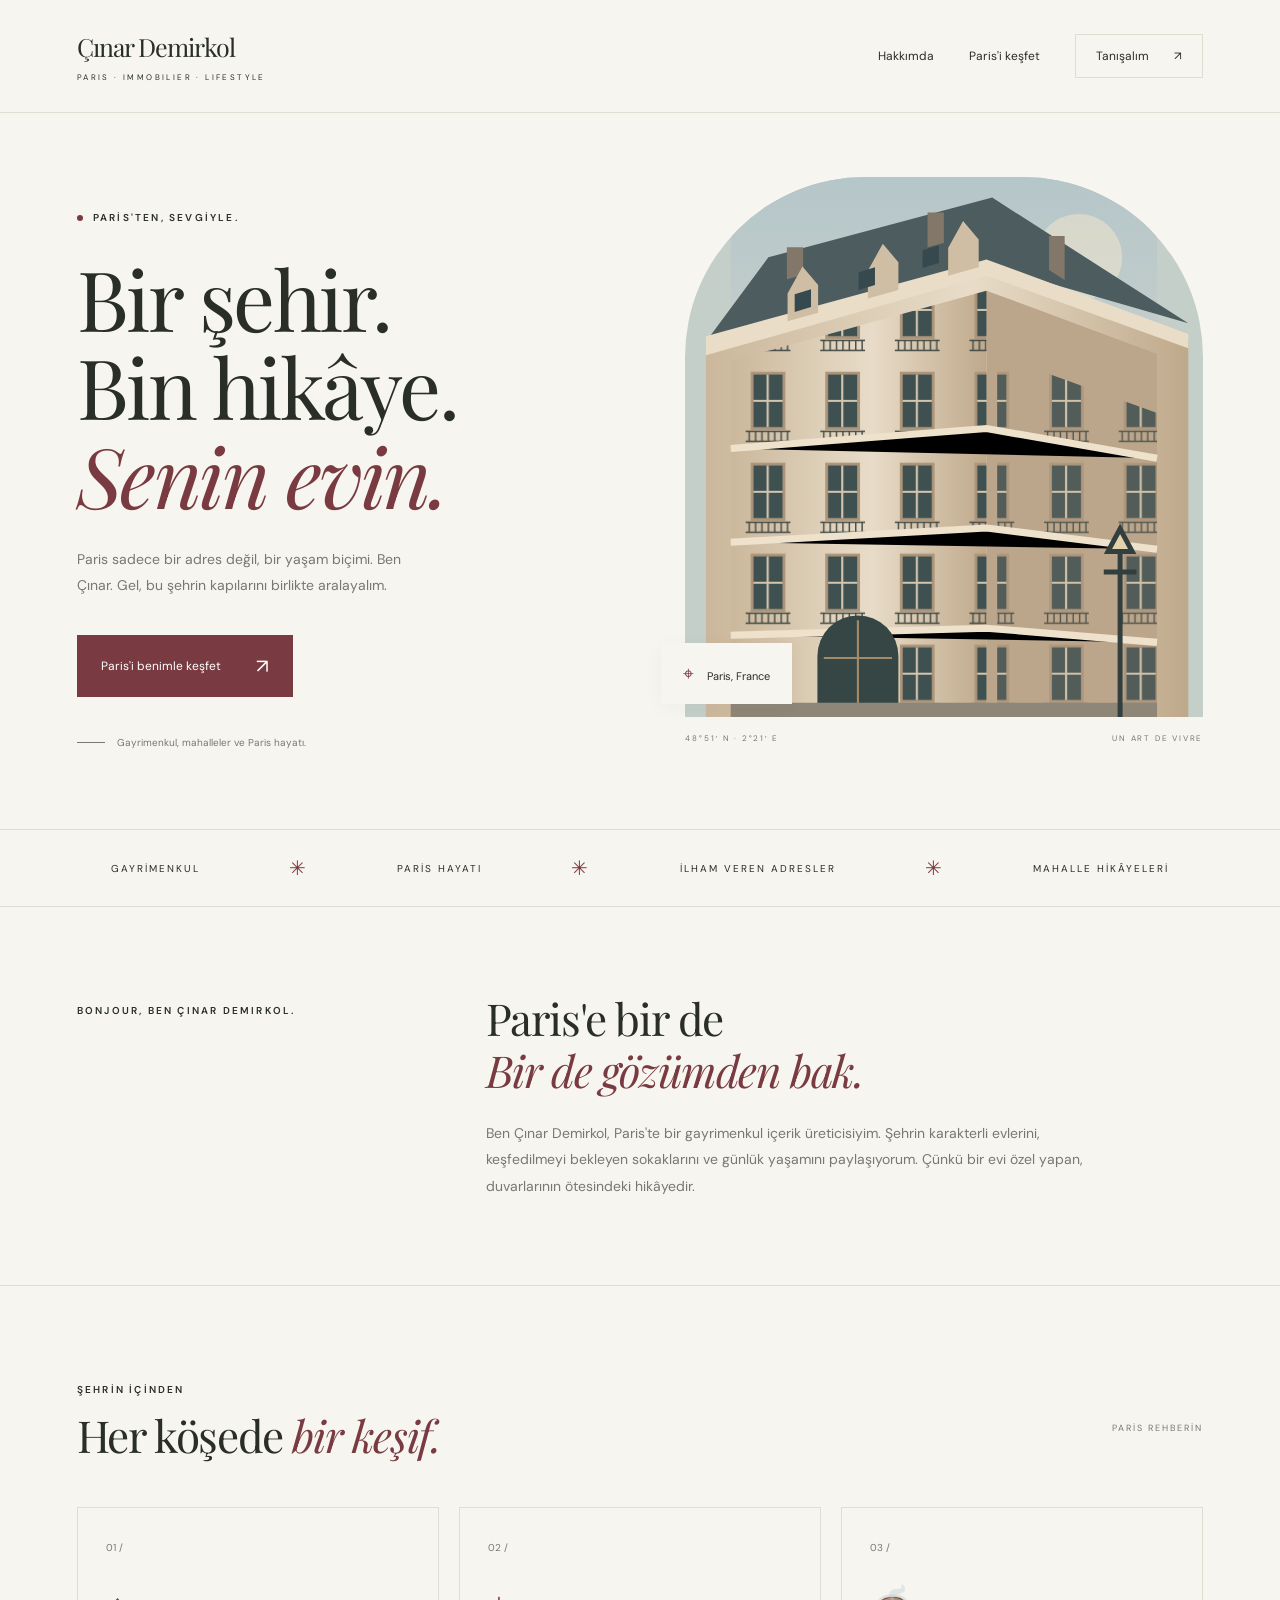
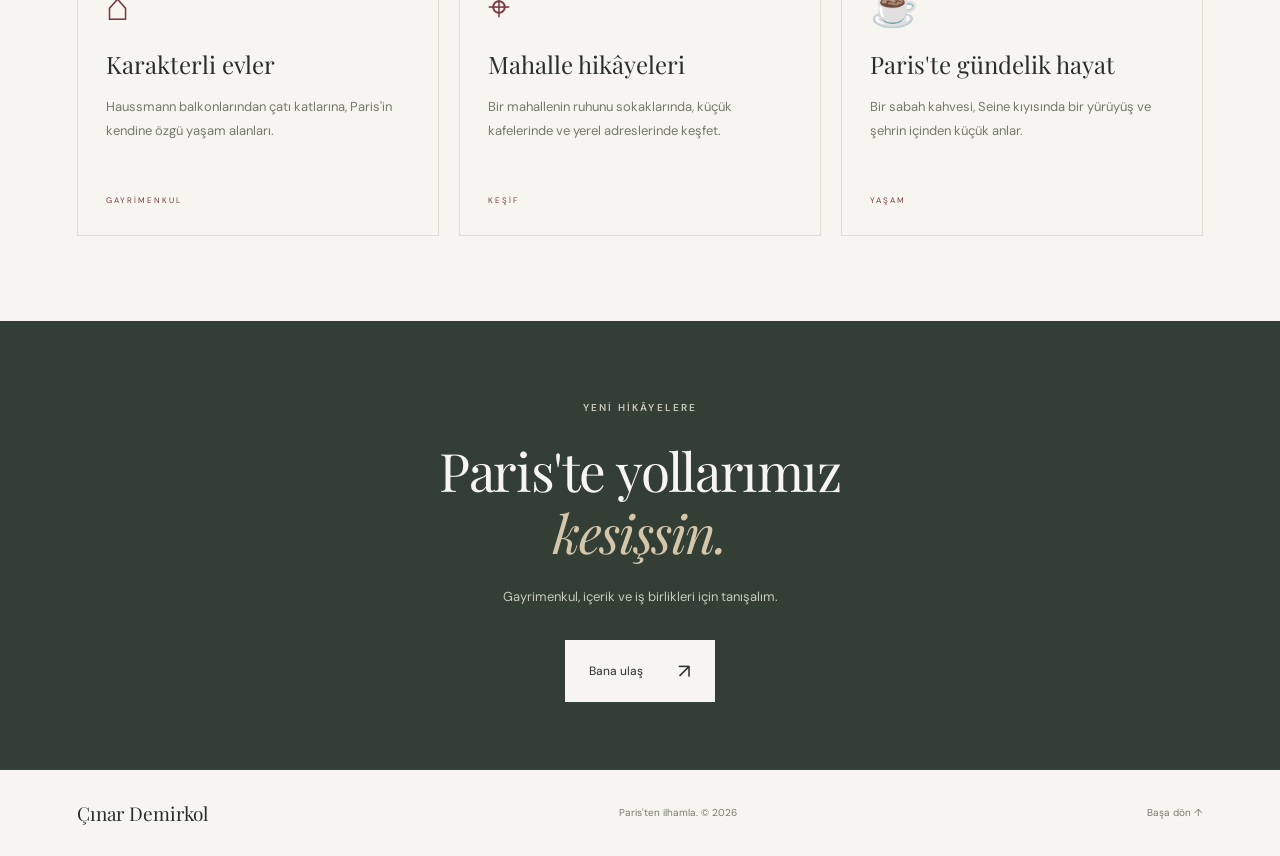
<file: index.html>
<!DOCTYPE html>
<html lang="tr">

<head>
  <meta charset="UTF-8">
  <meta name="viewport" content="width=device-width, initial-scale=1.0">
  <meta name="description"
    content="Çınar Demirkol ile Paris'in gayrimenkul dünyasını, mahallelerini ve ilham veren yaşam alanlarını keşfedin.">
  <title>Çınar Demirkol — Paris'te bir yaşam</title>
  <link rel="stylesheet" href="style.css">
</head>

<body>
  <header class="header">
    <a class="logo" href="#">Çınar Demirkol<span>PARIS · IMMOBILIER · LIFESTYLE</span></a>
    <nav aria-label="Ana menü">
      <a href="#hakkimda">Hakkımda</a>
      <a href="#kesfet">Paris'i keşfet</a>
      <a class="nav-contact" href="#iletisim">Tanışalım <span aria-hidden="true">↗</span></a>
    </nav>
  </header>

  <main>
    <section class="hero" aria-labelledby="hero-title">
      <div class="hero-copy">
        <p class="eyebrow"><span></span> PARİS'TEN, SEVGİYLE.</p>
        <h1 id="hero-title">Bir şehir.<br>Bin hikâye.<br><em>Senin evin.</em></h1>
        <p class="intro">Paris sadece bir adres değil, bir yaşam biçimi. Ben Çınar. Gel, bu şehrin kapılarını birlikte
          aralayalım.</p>
        <a class="button" href="#kesfet">Paris'i benimle keşfet <span aria-hidden="true">↗</span></a>
        <div class="hero-note"><span class="note-line"></span> Gayrimenkul, mahalleler ve Paris hayatı.</div>
      </div>
      <div class="hero-art">
        <svg class="architecture" viewBox="0 0 600 760" xmlns="http://www.w3.org/2000/svg" role="img"
          aria-labelledby="art-title">
          <title id="art-title">Paris'in klasik balkonlu binalarından ilham alan mimari illüstrasyon</title>
          <defs>
            <linearGradient id="sky" x2="0" y2="1">
              <stop stop-color="#b5c6c9" />
              <stop offset="1" stop-color="#e6ded0" />
            </linearGradient>
            <linearGradient id="stone">
              <stop stop-color="#cbb89c" />
              <stop offset=".55" stop-color="#e8dcc8" />
              <stop offset="1" stop-color="#bfa98b" />
            </linearGradient>
            <pattern id="windows" width="105" height="128" patternUnits="userSpaceOnUse">
              <rect x="28" y="18" width="49" height="82" fill="#ad967b" />
              <rect x="32" y="22" width="41" height="74" fill="#3f5051" />
              <path d="M52 22v74M32 59h41" stroke="#d4c6ae" stroke-width="3" />
              <path d="M21 102h63M21 116h63M26 101v16m9-16v16m9-16v16m9-16v16m9-16v16m9-16v16m9-16v16" stroke="#424944"
                stroke-width="2" />
            </pattern>
          </defs>
          <rect width="600" height="760" fill="url(#sky)" />
          <circle cx="490" cy="113" r="61" fill="#f1e6ce" opacity=".55" />
          <path d="M-35 232 360 124 644 231v529H-35Z" fill="url(#stone)" />
          <path d="m-35 232 88-119 315-84 276 177-284-82Z" fill="#4d5c5e" />
          <path d="M-35 224 360 116l284 105v20L360 139-35 251Z" fill="#e9ddc7" />
          <path d="M79 144v-45h23v39m175-39V50h23v43m148 38V83h22v62" fill="#827769" />
          <path d="m80 164 21-38 22 26v39l-43 12Zm113-32 21-38 22 26v39l-43 12Zm113-32 21-38 22 26v39l-43 12Z"
            fill="#cfbea3" />
          <path d="m90 165 23-7v25l-23 7m90-56 23-7v25l-23 7m90-56 23-7v25l-23 7" fill="#36494e" />
          <path d="M0 259 360 160v600H0Z" fill="url(#stone)" />
          <path d="m360 160 240 89v511H360Z" fill="#bba68b" />
          <path d="M0 259 360 160v600H0Z" fill="url(#windows)" />
          <path d="m375 251 225 81v428H375Z" fill="url(#windows)" opacity=".85" />
          <g stroke="#eee2cc" stroke-width="10">
            <path d="m0 382 360-28 240 42M0 514l360-20 240 30M0 645l360-10 240 20" />
          </g>
          <path d="M122 760V674a57 57 0 0 1 114 0v86" fill="#354644" />
          <path d="M179 624v136m-48-83h96" stroke="#a18b69" stroke-width="3" />
          <path d="M0 740h600v20H0Z" fill="#8e8778" />
          <path d="M548 760V528m-23 28h46m-40-29 17-32 17 32Z" stroke="#333f3e" stroke-width="7" fill="#e3d3ac" />
        </svg>
        <div class="art-caption"><span>48°51′ N · 2°21′ E</span><span>UN ART DE VIVRE</span></div>
        <div class="location-tag"><span aria-hidden="true">⌖</span> Paris, France</div>
      </div>
    </section>

    <div class="ticker" aria-label="İçerik konuları"><span>GAYRİMENKUL</span><i>✳</i><span>PARİS
        HAYATI</span><i>✳</i><span>İLHAM VEREN ADRESLER</span><i>✳</i><span>MAHALLE HİKÂYELERİ</span></div>

    <section class="about section" id="hakkimda">
      <p class="eyebrow">BONJOUR, BEN ÇINAR DEMIRKOL.</p>
      <div>
        <h2>Paris'e bir de<br><em>Bir de gözümden bak.</em></h2>
        <p>Ben Çınar Demirkol, Paris'te bir gayrimenkul içerik üreticisiyim. Şehrin karakterli evlerini, keşfedilmeyi
          bekleyen sokaklarını ve günlük yaşamını paylaşıyorum. Çünkü bir evi özel yapan, duvarlarının ötesindeki
          hikâyedir.</p>
      </div>
    </section>

    <section class="discover section" id="kesfet">
      <div class="section-heading">
        <div>
          <p class="eyebrow">ŞEHRİN İÇİNDEN</p>
          <h2>Her köşede <em>bir keşif.</em></h2>
        </div><span class="small-label">PARİS REHBERİN</span>
      </div>
      <div class="cards">
        <article class="card"><span class="card-number">01 /</span>
          <div class="card-icon" aria-hidden="true">⌂</div>
          <h3>Karakterli evler</h3>
          <p>Haussmann balkonlarından çatı katlarına, Paris'in kendine özgü yaşam alanları.</p><span
            class="card-label">GAYRİMENKUL</span>
        </article>
        <article class="card"><span class="card-number">02 /</span>
          <div class="card-icon" aria-hidden="true">⌖</div>
          <h3>Mahalle hikâyeleri</h3>
          <p>Bir mahallenin ruhunu sokaklarında, küçük kafelerinde ve yerel adreslerinde keşfet.</p><span
            class="card-label">KEŞİF</span>
        </article>
        <article class="card"><span class="card-number">03 /</span>
          <div class="card-icon" aria-hidden="true">☕</div>
          <h3>Paris'te gündelik hayat</h3>
          <p>Bir sabah kahvesi, Seine kıyısında bir yürüyüş ve şehrin içinden küçük anlar.</p><span
            class="card-label">YAŞAM</span>
        </article>
      </div>
    </section>

    <section class="contact section" id="iletisim">
      <p class="eyebrow">YENİ HİKÂYELERE</p>
      <h2>Paris'te yollarımız<br><em>kesişsin.</em></h2>
      <p>Gayrimenkul, içerik ve iş birlikleri için tanışalım.</p><a class="button light"
        href="mailto:EMAIL_ADRESINIZ">Bana ulaş <span aria-hidden="true">↗</span></a>
    </section>
  </main>
  <footer><a class="footer-name" href="#">Çınar Demirkol</a><span>Paris'ten ilhamla. © 2026</span><a href="#">Başa dön
      ↑</a></footer>
</body>

</html>
</file>
<file: style.css>
@import url('https://fonts.googleapis.com/css2?family=DM+Sans:wght@400;500;600;700&family=Playfair+Display:ital,wght@0,400;0,500;1,400;1,500&display=swap');

:root{--paper:#f7f5ef;--ink:#292e28;--muted:#76796f;--wine:#793b41;--line:#deded3}
*{box-sizing:border-box}html{scroll-behavior:smooth;scroll-padding-top:30px}body{margin:0;background:var(--paper);color:var(--ink);font-family:'DM Sans',Arial,sans-serif}a{color:inherit;text-decoration:none}a:focus-visible{outline:3px solid var(--wine);outline-offset:6px}.header{max-width:1400px;margin:auto;padding:30px 6%;display:flex;align-items:center;justify-content:space-between;border-bottom:1px solid var(--line)}.logo{font-family:'Playfair Display',Georgia,serif;font-size:25px;letter-spacing:-1px}.logo span{display:block;font-family:'DM Sans',Arial,sans-serif;font-size:8px;letter-spacing:2.4px;margin-top:9px}.header nav{display:flex;align-items:center;gap:35px;font-size:12px}.header nav a:hover{color:var(--wine)}.nav-contact{border:1px solid var(--line);padding:13px 20px}.nav-contact span{margin-left:22px}.hero{max-width:1400px;margin:auto;padding:64px 6% 58px;display:grid;grid-template-columns:1.05fr 1fr;gap:65px;align-items:center}.eyebrow{font-size:10px;font-weight:600;letter-spacing:2.2px;line-height:1.8}.hero .eyebrow{display:flex;align-items:center;gap:10px}.eyebrow span{height:6px;width:6px;border-radius:50%;background:var(--wine)}h1,h2{font-family:'Playfair Display',Georgia,serif;font-weight:400;letter-spacing:-2.5px}h1{font-size:clamp(58px,6.5vw,91px);line-height:1.06;margin:27px 0}em{font-weight:400;color:var(--wine)}.intro{max-width:350px;font-size:14px;line-height:1.9;color:var(--muted)}.button{display:inline-flex;gap:35px;align-items:center;padding:18px 24px;background:var(--wine);color:white;font-size:12px;margin-top:22px;transition:background .2s,transform .2s}.button:hover{background:#582a30;transform:translateY(-2px)}.button span{font-size:20px}.hero-note{display:flex;align-items:center;gap:12px;font-size:10px;color:var(--muted);margin-top:39px}.note-line{width:28px;height:1px;background:var(--muted)}.hero-art{position:relative;padding-bottom:28px}.architecture{display:block;width:100%;height:540px;object-fit:cover;border-radius:180px 180px 0 0;background:#c5cfc9}.art-caption{display:flex;justify-content:space-between;margin-top:16px;font-size:8px;letter-spacing:1.8px;color:var(--muted)}.location-tag{position:absolute;left:-24px;bottom:67px;padding:18px 22px;background:var(--paper);box-shadow:0 4px 20px #292e280a;font-size:11px}.location-tag span{color:var(--wine);font-size:19px;margin-right:10px}.ticker{border-top:1px solid var(--line);border-bottom:1px solid var(--line);padding:25px 6%;display:flex;justify-content:space-around;align-items:center;gap:20px;font-size:10px;letter-spacing:2px}.ticker i{font-style:normal;color:var(--wine);font-size:20px}.section{max-width:1400px;margin:auto;padding:85px 6%}.about{display:grid;grid-template-columns:1fr 2fr;gap:50px;border-bottom:1px solid var(--line)}h2{font-size:44px;line-height:1.18;margin:0 0 24px;letter-spacing:-1.4px}.about p:not(.eyebrow){font-size:14px;line-height:1.9;color:var(--muted);max-width:620px;margin-bottom:0}.section-heading{display:flex;justify-content:space-between;align-items:center;margin-bottom:22px}.small-label{font-size:9px;letter-spacing:2px;color:var(--muted)}.cards{display:grid;grid-template-columns:repeat(3,1fr);gap:20px}.card{border:1px solid var(--line);padding:27px 28px 30px}.card-number{font-size:10px;color:var(--muted)}.card-icon{font-size:39px;color:var(--wine);margin:25px 0 18px;height:49px}h3{font-family:'Playfair Display',Georgia,serif;font-size:24px;font-weight:400;margin:0 0 15px}.card p{font-size:13px;line-height:1.9;color:var(--muted);min-height:74px}.card-label{display:block;margin-top:26px;font-size:8px;letter-spacing:2px;color:var(--wine)}.contact{max-width:none;text-align:center;background:#333e35;color:var(--paper);padding:68px 6%}.contact .eyebrow{color:#c8cbbc}.contact h2{font-size:53px;margin-top:22px}.contact em{color:#d4c6aa}.contact>p:not(.eyebrow){font-size:13px;color:#c8cbbc}.light{background:var(--paper);color:var(--ink)}.light:hover{background:#dfd7c8}footer{max-width:1400px;margin:auto;padding:30px 6%;display:flex;justify-content:space-between;align-items:center;font-size:10px;color:var(--muted)}.footer-name{font-family:'Playfair Display',Georgia,serif;font-size:19px;color:var(--ink)}
@media(min-width:1500px){.architecture{height:600px}}
@media(max-width:800px){.header{padding:24px 6%}.header nav{gap:18px}.header nav>a:not(.nav-contact){display:none}.hero{gap:30px;padding-top:40px}.architecture{height:440px}.hero-note{line-height:1.7}h1{font-size:61px}.about{grid-template-columns:1fr;gap:20px}.section{padding:60px 6%}.cards{gap:12px}.card{padding:22px 18px}h3{font-size:21px}.ticker{font-size:8px;letter-spacing:1px;gap:12px}.small-label{display:none}}
@media(max-width:560px){.logo{font-size:21px}.logo span{font-size:7px;letter-spacing:1.6px}.nav-contact{padding:11px 13px}.nav-contact span{margin-left:10px}.hero{grid-template-columns:1fr;gap:35px}.hero-copy{padding-bottom:5px}h1{font-size:68px}.intro{max-width:100%}.architecture{height:440px;border-radius:160px 160px 0 0}.location-tag{left:-10px}.hero-note{margin-top:27px}.ticker{flex-wrap:wrap;justify-content:center;padding:20px 6%;gap:12px 18px}.ticker i:last-of-type{display:none}.cards{grid-template-columns:1fr}.card{padding:25px}.card p{min-height:0}.card-icon{margin-top:16px}h2{font-size:37px}.contact h2{font-size:45px}footer{flex-wrap:wrap;gap:20px}footer span{order:3;width:100%}}
@media(prefers-reduced-motion:reduce){html{scroll-behavior:auto}.button{transition:none}}
</file>
